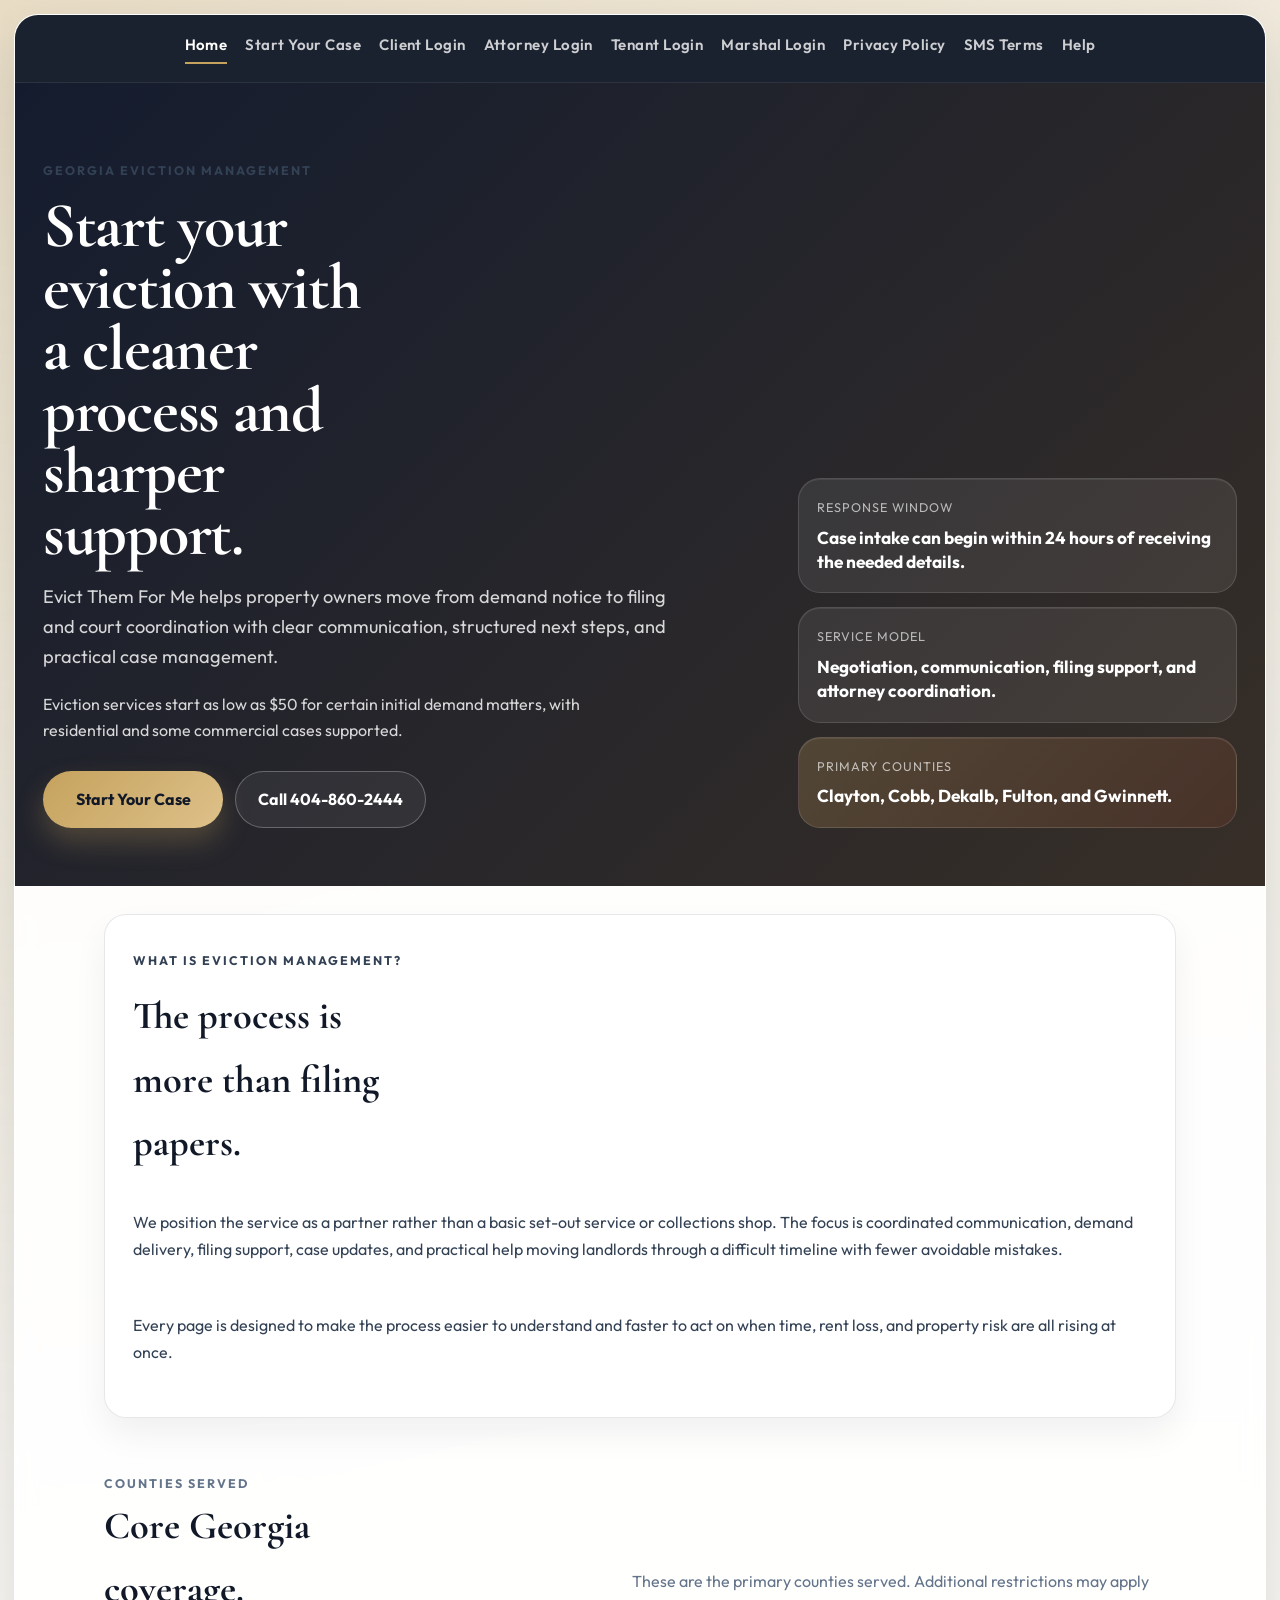
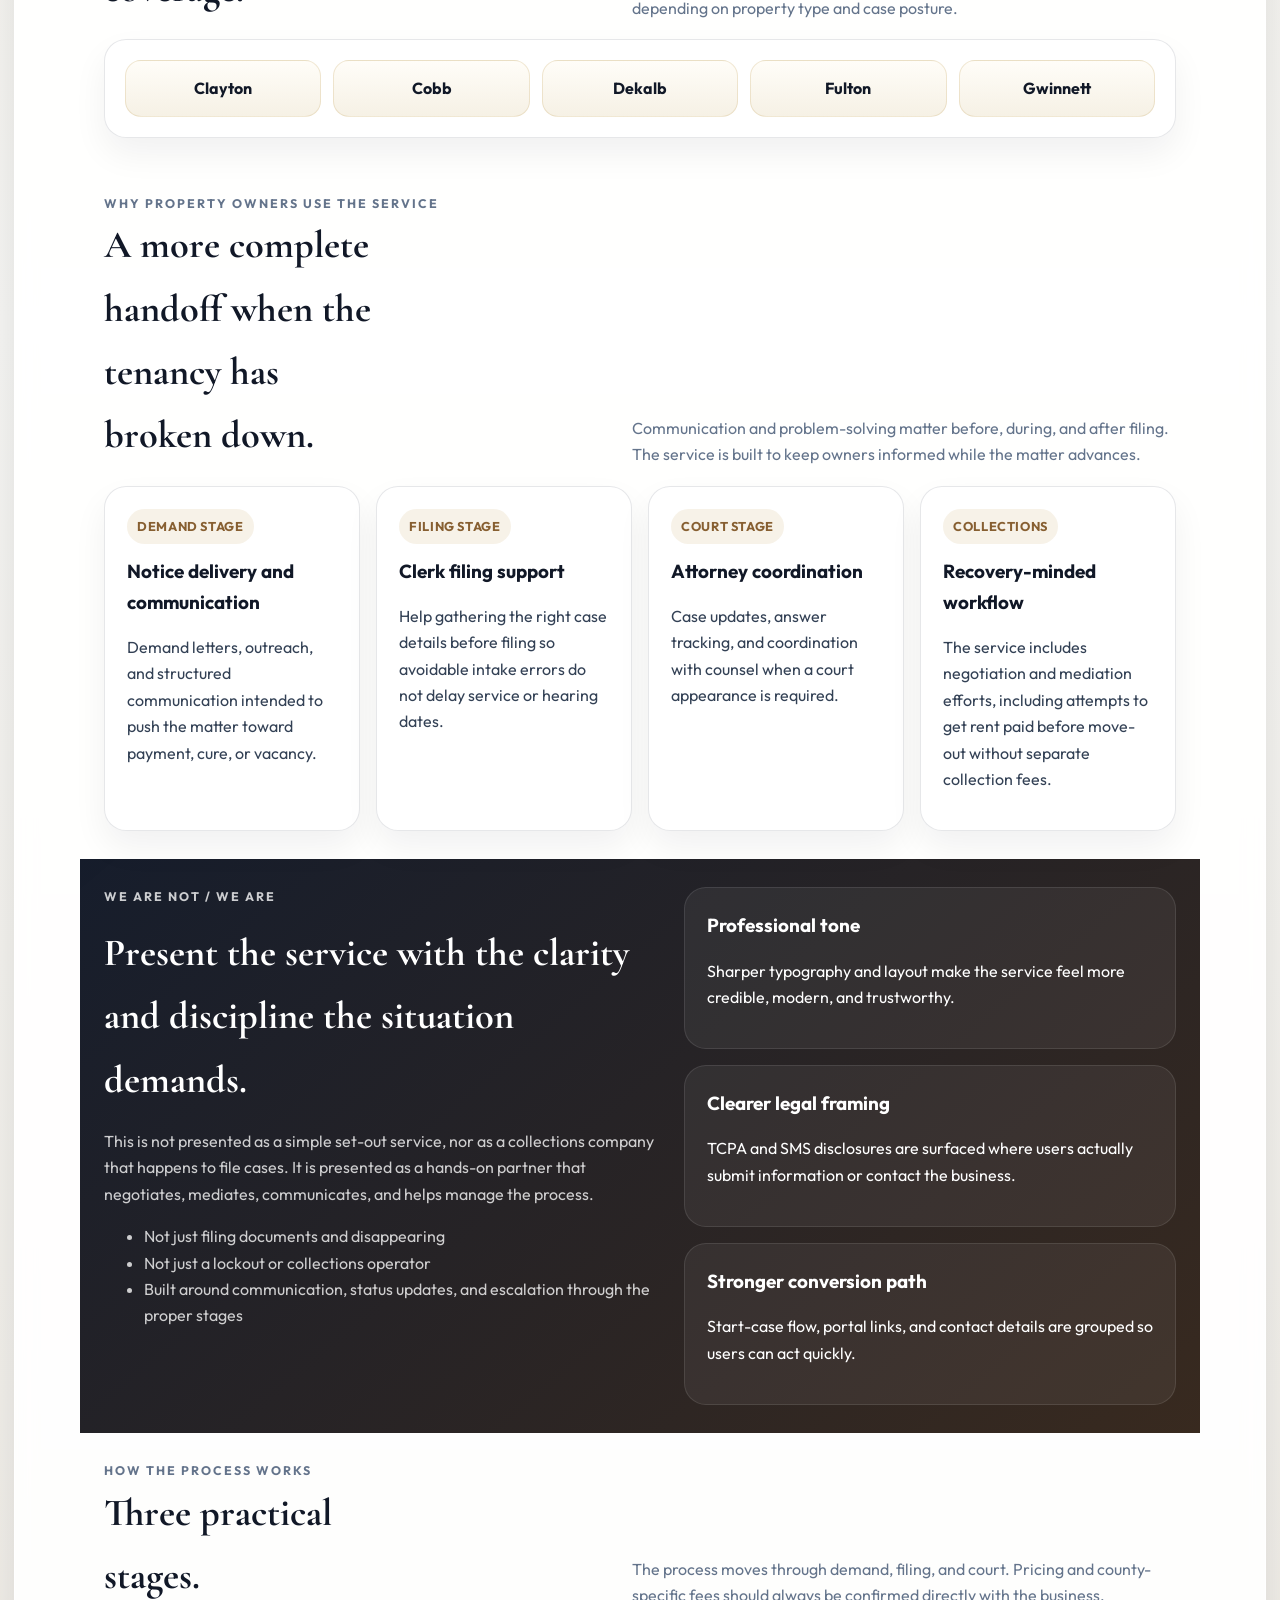
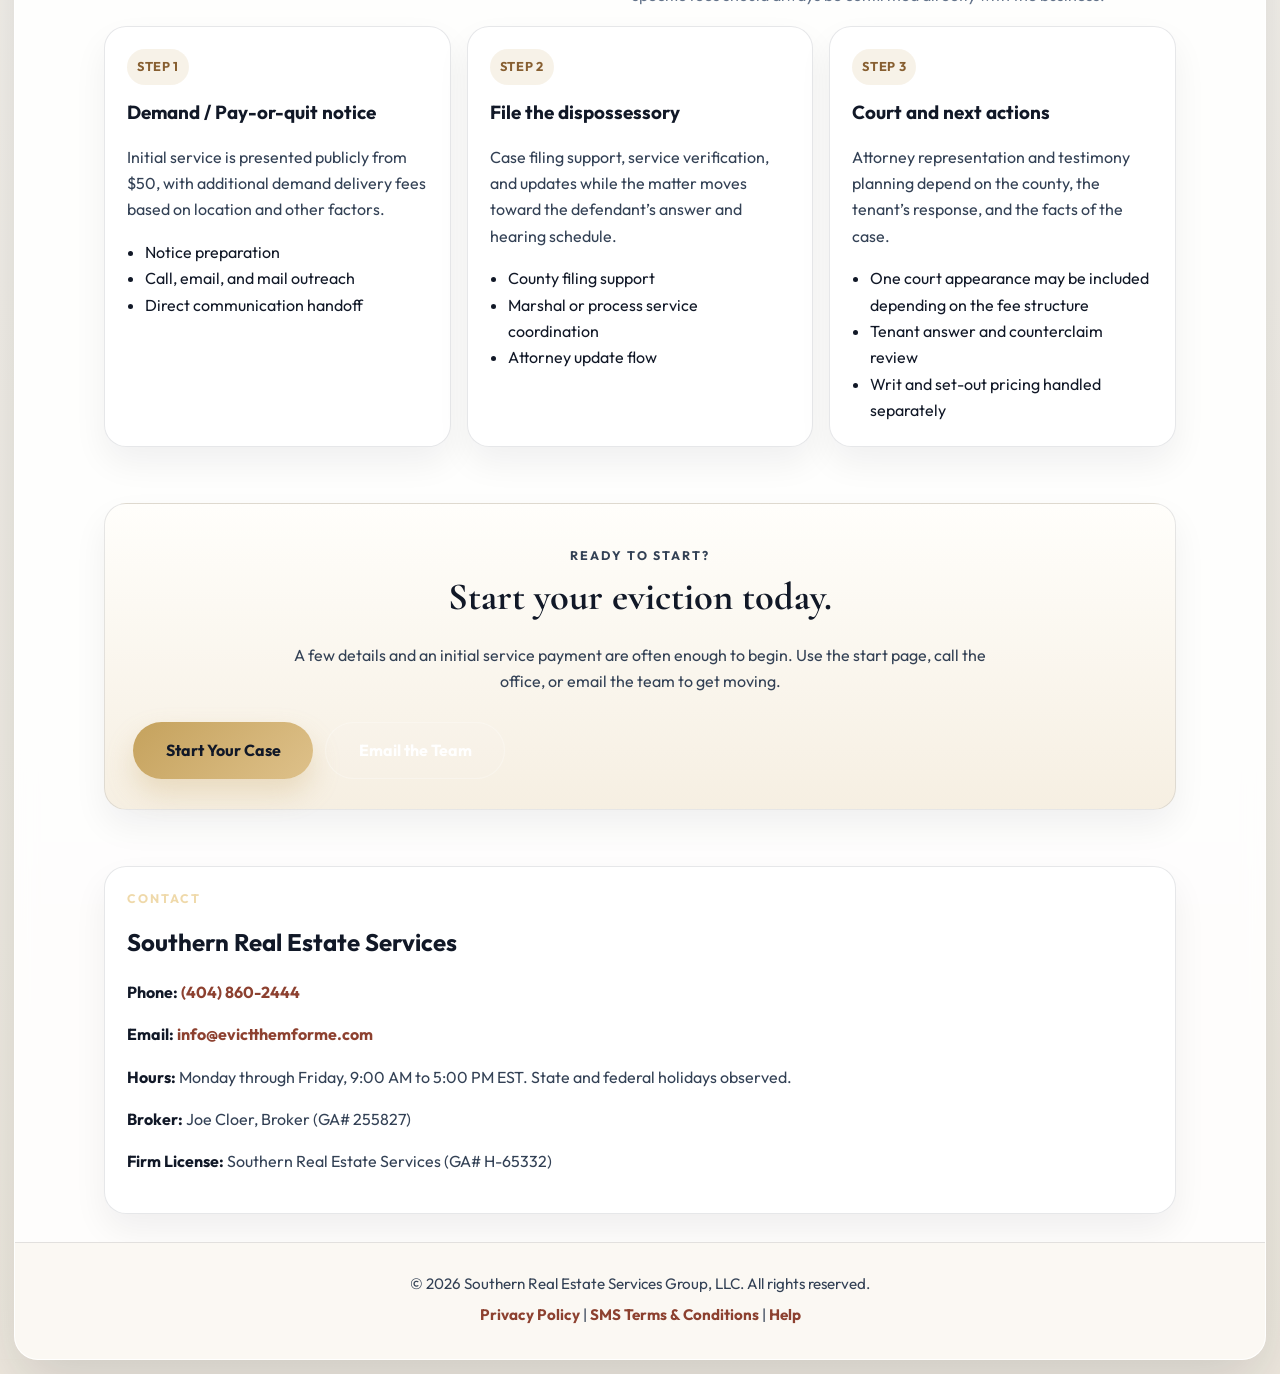
<file: index.html>
<!DOCTYPE html>
<html lang="en">
<head>
  <meta charset="UTF-8" />
  <meta name="viewport" content="width=device-width, initial-scale=1.0" />
  <title>Evict Them For Me | Georgia Eviction Management</title>
  <meta name="description" content="Evict Them For Me helps Georgia property owners start residential and commercial eviction matters with structured support, communication, and case management." />
  <link rel="stylesheet" href="styles.css" />
</head>
<body>
  <div class="page-shell">
    <nav>
      <a href="index.html" class="active">Home</a>
      <a href="quote.html">Start Your Case</a>
      <a href="https://www.evictthemforme.com/etfm-eviction-case-portal.html" target="_blank" rel="noopener">Client Login</a>
      <a href="https://www.evictthemforme.com/attorney-login.html" target="_blank" rel="noopener">Attorney Login</a>
      <a href="https://www.evictthemforme.com/tenant-login.html" target="_blank" rel="noopener">Tenant Login</a>
      <a href="https://www.evictthemforme.com/etfm-marshal-login.html" target="_blank" rel="noopener">Marshal Login</a>
      <a href="privacy-policy.html">Privacy Policy</a>
      <a href="sms-terms.html">SMS Terms</a>
      <a href="help.html">Help</a>
    </nav>

    <main>
      <section class="hero">
        <div class="hero-copy">
          <p class="eyebrow">Georgia Eviction Management</p>
          <h1>Start your eviction with a cleaner process and sharper support.</h1>
          <p class="hero-summary">
            Evict Them For Me helps property owners move from demand notice to filing and court coordination with clear communication,
            structured next steps, and practical case management.
          </p>
          <p class="hero-note">
            Eviction services start as low as $50 for certain initial demand matters, with residential and some commercial cases supported.
          </p>
          <div class="hero-actions">
            <a class="primary-btn" href="quote.html">Start Your Case</a>
            <a class="secondary-btn" href="tel:+14048602444">Call 404-860-2444</a>
          </div>
        </div>

        <div class="hero-panel" aria-label="Business highlights">
          <div class="card">
            <span>Response window</span>
            <strong>Case intake can begin within 24 hours of receiving the needed details.</strong>
          </div>
          <div class="card">
            <span>Service model</span>
            <strong>Negotiation, communication, filing support, and attorney coordination.</strong>
          </div>
          <div class="card accent">
            <span>Primary counties</span>
            <strong>Clayton, Cobb, Dekalb, Fulton, and Gwinnett.</strong>
          </div>
        </div>
      </section>

      <section class="section">
        <div class="story">
          <div>
            <p class="section-kicker">What Is Eviction Management?</p>
            <h2>The process is more than filing papers.</h2>
          </div>
          <p>
            We position the service as a partner rather than a basic set-out service or collections shop.
            The focus is coordinated communication, demand delivery, filing support, case updates, and practical help moving landlords
            through a difficult timeline with fewer avoidable mistakes.
          </p>
          <p>
            Every page is designed to make the process easier to understand and faster to act on when time, rent loss, and property risk are all rising at once.
          </p>
        </div>
      </section>

      <section class="section">
        <div class="section-heading">
          <div>
            <p class="section-kicker">Counties Served</p>
            <h2>Core Georgia coverage.</h2>
          </div>
          <p>
            These are the primary counties served. Additional restrictions may apply depending on property type and case posture.
          </p>
        </div>
        <div class="county-strip" aria-label="Counties served">
          <div>Clayton</div>
          <div>Cobb</div>
          <div>Dekalb</div>
          <div>Fulton</div>
          <div>Gwinnett</div>
        </div>
      </section>

      <section class="section">
        <div class="section-heading">
          <div>
            <p class="section-kicker">Why Property Owners Use The Service</p>
            <h2>A more complete handoff when the tenancy has broken down.</h2>
          </div>
          <p>
            Communication and problem-solving matter before, during, and after filing. The service is built to keep owners informed while the matter advances.
          </p>
        </div>
        <div class="services-grid">
          <article class="service-card">
            <span class="badge">Demand Stage</span>
            <h3>Notice delivery and communication</h3>
            <p>Demand letters, outreach, and structured communication intended to push the matter toward payment, cure, or vacancy.</p>
          </article>
          <article class="service-card">
            <span class="badge">Filing Stage</span>
            <h3>Clerk filing support</h3>
            <p>Help gathering the right case details before filing so avoidable intake errors do not delay service or hearing dates.</p>
          </article>
          <article class="service-card">
            <span class="badge">Court Stage</span>
            <h3>Attorney coordination</h3>
            <p>Case updates, answer tracking, and coordination with counsel when a court appearance is required.</p>
          </article>
          <article class="service-card">
            <span class="badge">Collections</span>
            <h3>Recovery-minded workflow</h3>
            <p>The service includes negotiation and mediation efforts, including attempts to get rent paid before move-out without separate collection fees.</p>
          </article>
        </div>
      </section>

      <section class="section feature-band">
        <div class="feature-wrap">
          <div>
            <p class="section-kicker">We Are Not / We Are</p>
            <h2 class="feature-heading">Present the service with the clarity and discipline the situation demands.</h2>
            <p>
              This is not presented as a simple set-out service, nor as a collections company that happens to file cases.
              It is presented as a hands-on partner that negotiates, mediates, communicates, and helps manage the process.
            </p>
            <ul>
              <li>Not just filing documents and disappearing</li>
              <li>Not just a lockout or collections operator</li>
              <li>Built around communication, status updates, and escalation through the proper stages</li>
            </ul>
          </div>
          <div class="highlights-grid">
            <article class="highlight-card">
              <h3>Professional tone</h3>
              <p>Sharper typography and layout make the service feel more credible, modern, and trustworthy.</p>
            </article>
            <article class="highlight-card">
              <h3>Clearer legal framing</h3>
              <p>TCPA and SMS disclosures are surfaced where users actually submit information or contact the business.</p>
            </article>
            <article class="highlight-card">
              <h3>Stronger conversion path</h3>
              <p>Start-case flow, portal links, and contact details are grouped so users can act quickly.</p>
            </article>
          </div>
        </div>
      </section>

      <section class="section">
        <div class="section-heading">
          <div>
            <p class="section-kicker">How The Process Works</p>
            <h2>Three practical stages.</h2>
          </div>
          <p>
            The process moves through demand, filing, and court. Pricing and county-specific fees should always be confirmed directly with the business.
          </p>
        </div>
        <div class="timeline-grid">
          <article class="timeline-card">
            <span class="badge">Step 1</span>
            <h3>Demand / Pay-or-quit notice</h3>
            <p>Initial service is presented publicly from $50, with additional demand delivery fees based on location and other factors.</p>
            <ul>
              <li>Notice preparation</li>
              <li>Call, email, and mail outreach</li>
              <li>Direct communication handoff</li>
            </ul>
          </article>
          <article class="timeline-card">
            <span class="badge">Step 2</span>
            <h3>File the dispossessory</h3>
            <p>Case filing support, service verification, and updates while the matter moves toward the defendant’s answer and hearing schedule.</p>
            <ul>
              <li>County filing support</li>
              <li>Marshal or process service coordination</li>
              <li>Attorney update flow</li>
            </ul>
          </article>
          <article class="timeline-card">
            <span class="badge">Step 3</span>
            <h3>Court and next actions</h3>
            <p>Attorney representation and testimony planning depend on the county, the tenant’s response, and the facts of the case.</p>
            <ul>
              <li>One court appearance may be included depending on the fee structure</li>
              <li>Tenant answer and counterclaim review</li>
              <li>Writ and set-out pricing handled separately</li>
            </ul>
          </article>
        </div>
      </section>

      <section class="section">
        <div class="cta-panel">
          <p class="section-kicker">Ready To Start?</p>
          <h2>Start your eviction today.</h2>
          <p>
            A few details and an initial service payment are often enough to begin. Use the start page, call the office, or email the team to get moving.
          </p>
          <div class="button-row">
            <a class="primary-btn" href="quote.html">Start Your Case</a>
            <a class="secondary-btn" href="mailto:info@evictthemforme.com">Email the Team</a>
          </div>
        </div>
      </section>

      <section class="section">
        <div class="contact-panel">
          <p class="section-kicker">Contact</p>
          <h2>Southern Real Estate Services</h2>
          <div class="contact-list">
            <p><strong>Phone:</strong> <a href="tel:+14048602444">(404) 860-2444</a></p>
            <p><strong>Email:</strong> <a href="mailto:info@evictthemforme.com">info@evictthemforme.com</a></p>
            <p><strong>Hours:</strong> Monday through Friday, 9:00 AM to 5:00 PM EST. State and federal holidays observed.</p>
            <p><strong>Broker:</strong> Joe Cloer, Broker (GA# 255827)</p>
            <p><strong>Firm License:</strong> Southern Real Estate Services (GA# H-65332)</p>
          </div>
        </div>
      </section>
    </main>

    <footer>
      <p>© <span id="year"></span> Southern Real Estate Services Group, LLC. All rights reserved.</p>
      <p>
        <a href="privacy-policy.html">Privacy Policy</a> |
        <a href="sms-terms.html">SMS Terms &amp; Conditions</a> |
        <a href="help.html">Help</a>
      </p>
    </footer>
  </div>

  <script>
    document.getElementById('year').textContent = new Date().getFullYear();
  </script>
</body>
</html>
</file>
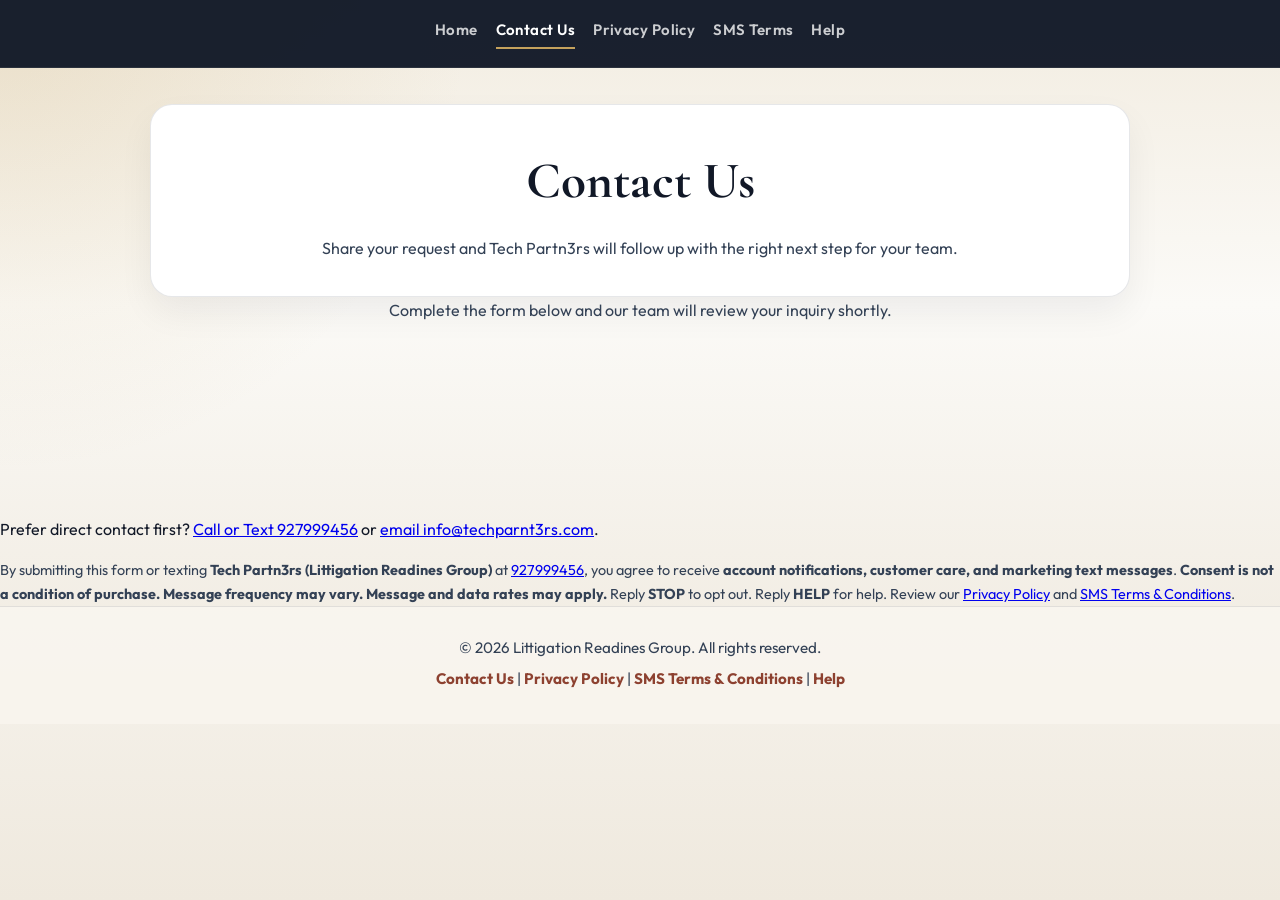
<file: contact-us.html>
<!DOCTYPE html>
<html lang="en">
<head>
  <meta charset="UTF-8" />
  <meta name="viewport" content="width=device-width, initial-scale=1.0" />
  <title>Contact Us | Tech Partn3rs</title>
  <meta name="description" content="Contact Tech Partn3rs to request technology advisory and operational support." />
  <link rel="stylesheet" href="styles.css">
</head>
<body>
  <div class="page-wrapper">
    <nav>
      <a href="index.html">Home</a>
      <a href="contact-us.html" class="active">Contact Us</a>
      <a href="privacy-policy.html">Privacy Policy</a>
      <a href="sms-terms.html">SMS Terms</a>
      <a href="help.html">Help</a>
    </nav>

    <section class="quote-header">
      <h1>Contact Us</h1>
      <p>Share your request and Tech Partn3rs will follow up with the right next step for your team.</p>
    </section>

    <main class="quote-embed-section">
      <p class="quote-subtext">
        Complete the form below and our team will review your inquiry shortly.
      </p>

      <div class="form-embed centered">
        <iframe
          src="https://form.jotform.com/260877990755173"
          title="Tech Partn3rs Contact Form"
          allow="geolocation; microphone; camera"
          frameborder="0"
          scrolling="yes"
        ></iframe>
      </div>

      <p class="quote-help">
        Prefer direct contact first?
        <a href="tel:927999456">Call or Text 927999456</a> or
        <a href="mailto:info@techparnt3rs.com">email info@techparnt3rs.com</a>.
      </p>

      <p class="compliance-note">
        By submitting this form or texting <strong>Tech Partn3rs (Littigation Readines Group)</strong> at
        <a href="tel:927999456">927999456</a>, you agree to receive <strong>account notifications, customer care,
        and marketing text messages</strong>. <strong>Consent is not a condition of purchase.</strong>
        <strong>Message frequency may vary.</strong> <strong>Message and data rates may apply.</strong>
        Reply <strong>STOP</strong> to opt out. Reply <strong>HELP</strong> for help. Review our
        <a href="privacy-policy.html">Privacy Policy</a> and
        <a href="sms-terms.html">SMS Terms &amp; Conditions</a>.
      </p>
    </main>

    <footer>
      <p>© <span id="year"></span> Littigation Readines Group. All rights reserved.</p>
      <p>
        <a href="contact-us.html">Contact Us</a> |
        <a href="privacy-policy.html">Privacy Policy</a> |
        <a href="sms-terms.html">SMS Terms &amp; Conditions</a> |
        <a href="help.html">Help</a>
      </p>
    </footer>
  </div>

  <script>
    document.getElementById('year').textContent = new Date().getFullYear();
  </script>
</body>
</html>
</file>
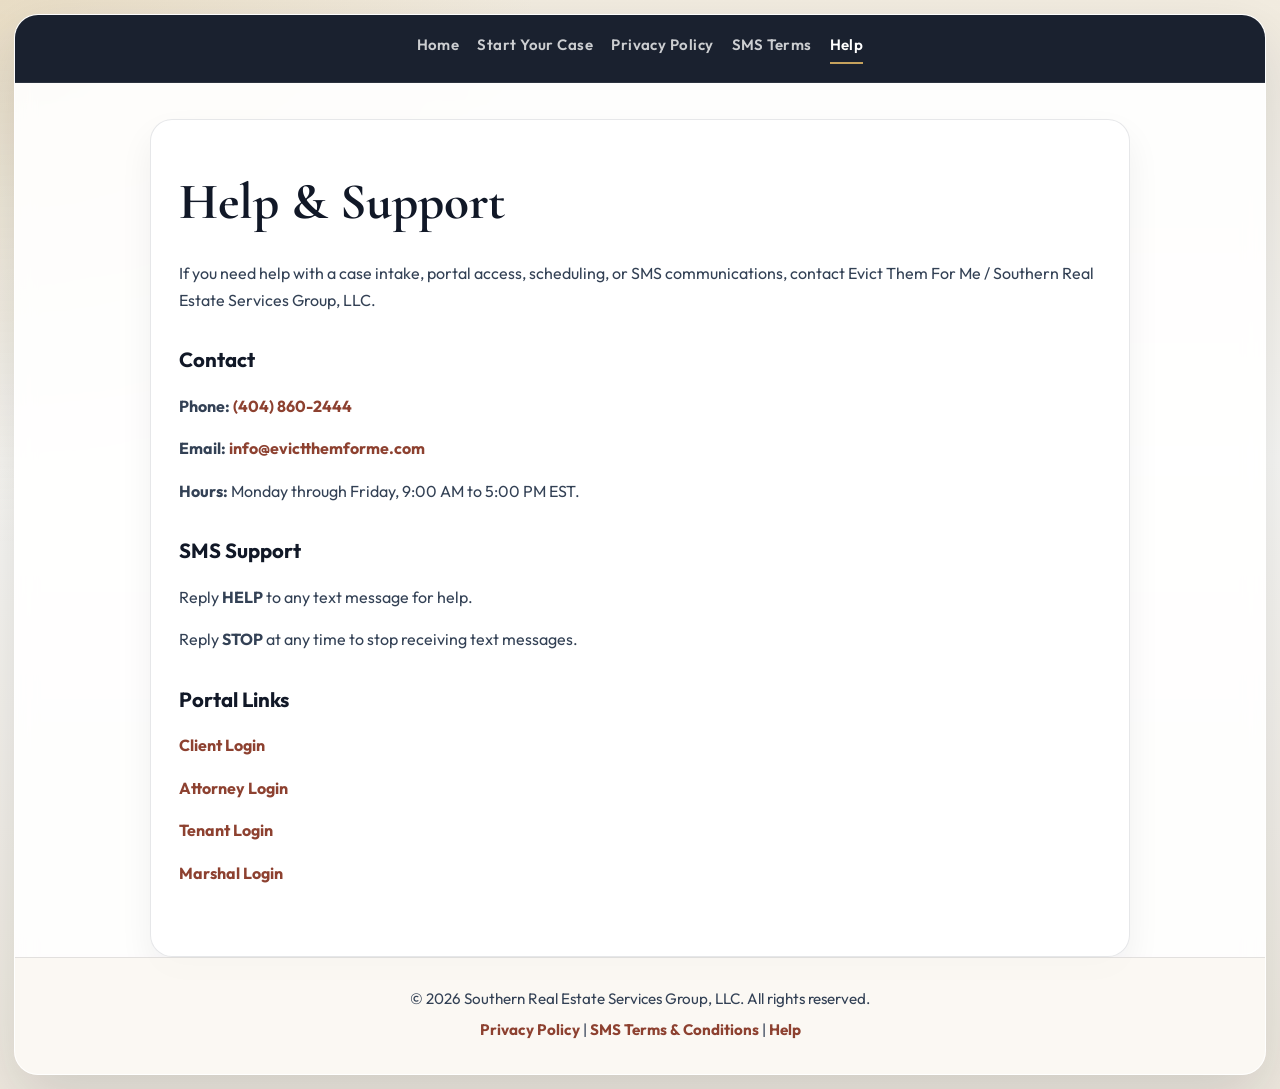
<file: help.html>
<!doctype html>
<html lang="en">
<head>
  <meta charset="utf-8" />
  <meta name="viewport" content="width=device-width, initial-scale=1" />
  <title>Help | Evict Them For Me</title>
  <meta name="description" content="Help and support contact information for Evict Them For Me and Southern Real Estate Services Group, LLC." />
  <link rel="stylesheet" href="styles.css" />
</head>
<body>
  <div class="page-shell">
    <nav>
      <a href="index.html">Home</a>
      <a href="quote.html">Start Your Case</a>
      <a href="privacy-policy.html">Privacy Policy</a>
      <a href="sms-terms.html">SMS Terms</a>
      <a href="help.html" class="active">Help</a>
    </nav>

    <main class="legal-page">
      <h1>Help &amp; Support</h1>
      <p>
        If you need help with a case intake, portal access, scheduling, or SMS communications, contact Evict Them For Me / Southern Real Estate Services Group, LLC.
      </p>

      <h2>Contact</h2>
      <p><strong>Phone:</strong> <a href="tel:+14048602444">(404) 860-2444</a></p>
      <p><strong>Email:</strong> <a href="mailto:info@evictthemforme.com">info@evictthemforme.com</a></p>
      <p><strong>Hours:</strong> Monday through Friday, 9:00 AM to 5:00 PM EST.</p>

      <h2>SMS Support</h2>
      <p>Reply <strong>HELP</strong> to any text message for help.</p>
      <p>Reply <strong>STOP</strong> at any time to stop receiving text messages.</p>

      <h2>Portal Links</h2>
      <p><a href="https://www.evictthemforme.com/etfm-eviction-case-portal.html" target="_blank" rel="noopener">Client Login</a></p>
      <p><a href="https://www.evictthemforme.com/attorney-login.html" target="_blank" rel="noopener">Attorney Login</a></p>
      <p><a href="https://www.evictthemforme.com/tenant-login.html" target="_blank" rel="noopener">Tenant Login</a></p>
      <p><a href="https://www.evictthemforme.com/etfm-marshal-login.html" target="_blank" rel="noopener">Marshal Login</a></p>
    </main>

    <footer>
      <p>© <span id="year"></span> Southern Real Estate Services Group, LLC. All rights reserved.</p>
      <p>
        <a href="privacy-policy.html">Privacy Policy</a> |
        <a href="sms-terms.html">SMS Terms &amp; Conditions</a> |
        <a href="help.html">Help</a>
      </p>
    </footer>
  </div>

  <script>
    document.getElementById('year').textContent = new Date().getFullYear();
  </script>
</body>
</html>
</file>
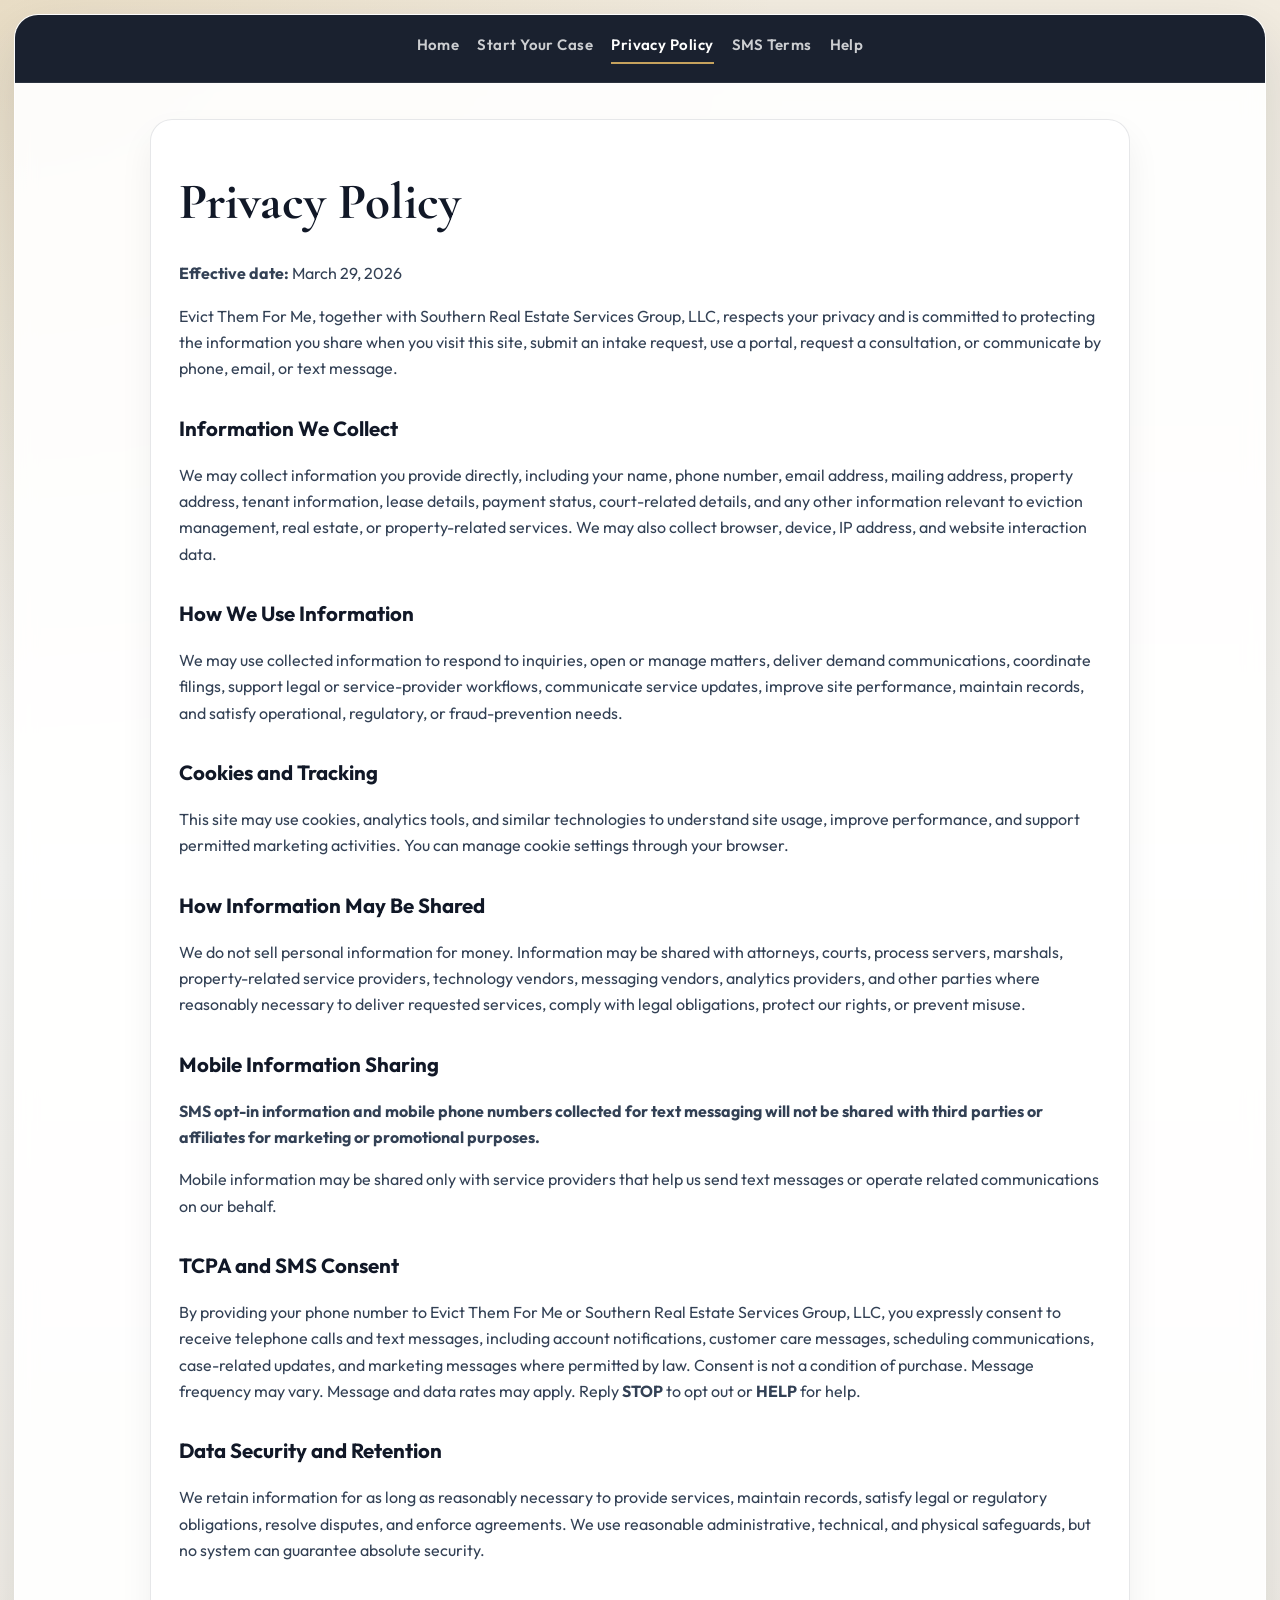
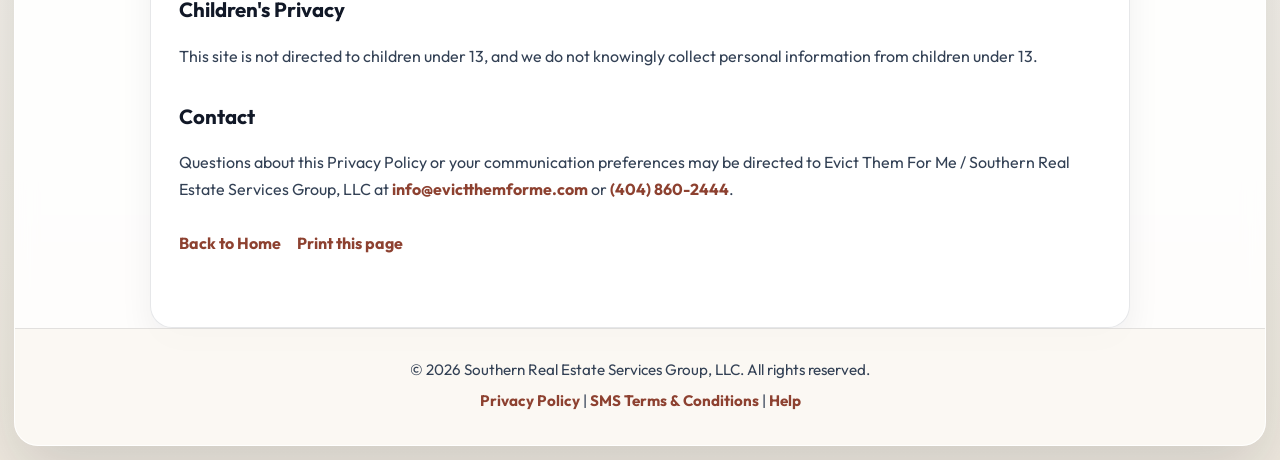
<file: privacy-policy.html>
<!DOCTYPE html>
<html lang="en">
<head>
  <meta charset="UTF-8" />
  <meta name="viewport" content="width=device-width, initial-scale=1.0" />
  <title>Privacy Policy | Evict Them For Me</title>
  <meta name="description" content="Privacy Policy and SMS consent disclosures for Evict Them For Me and Southern Real Estate Services Group, LLC." />
  <link rel="stylesheet" href="styles.css" />
</head>
<body>
  <div class="page-shell">
    <nav>
      <a href="index.html">Home</a>
      <a href="quote.html">Start Your Case</a>
      <a href="privacy-policy.html" class="active">Privacy Policy</a>
      <a href="sms-terms.html">SMS Terms</a>
      <a href="help.html">Help</a>
    </nav>

    <main class="legal-page">
      <h1>Privacy Policy</h1>
      <p><strong>Effective date:</strong> March 29, 2026</p>

      <p>
        Evict Them For Me, together with Southern Real Estate Services Group, LLC, respects your privacy and is committed to protecting
        the information you share when you visit this site, submit an intake request, use a portal, request a consultation, or communicate
        by phone, email, or text message.
      </p>

      <h2>Information We Collect</h2>
      <p>
        We may collect information you provide directly, including your name, phone number, email address, mailing address, property address,
        tenant information, lease details, payment status, court-related details, and any other information relevant to eviction management,
        real estate, or property-related services. We may also collect browser, device, IP address, and website interaction data.
      </p>

      <h2>How We Use Information</h2>
      <p>
        We may use collected information to respond to inquiries, open or manage matters, deliver demand communications, coordinate filings,
        support legal or service-provider workflows, communicate service updates, improve site performance, maintain records, and satisfy
        operational, regulatory, or fraud-prevention needs.
      </p>

      <h2>Cookies and Tracking</h2>
      <p>
        This site may use cookies, analytics tools, and similar technologies to understand site usage, improve performance, and support
        permitted marketing activities. You can manage cookie settings through your browser.
      </p>

      <h2>How Information May Be Shared</h2>
      <p>
        We do not sell personal information for money. Information may be shared with attorneys, courts, process servers, marshals, property-related
        service providers, technology vendors, messaging vendors, analytics providers, and other parties where reasonably necessary to deliver
        requested services, comply with legal obligations, protect our rights, or prevent misuse.
      </p>

      <h2>Mobile Information Sharing</h2>
      <p>
        <strong>SMS opt-in information and mobile phone numbers collected for text messaging will not be shared with third parties or affiliates for marketing or promotional purposes.</strong>
      </p>
      <p>
        Mobile information may be shared only with service providers that help us send text messages or operate related communications on our behalf.
      </p>

      <h2>TCPA and SMS Consent</h2>
      <p>
        By providing your phone number to Evict Them For Me or Southern Real Estate Services Group, LLC, you expressly consent to receive telephone calls
        and text messages, including account notifications, customer care messages, scheduling communications, case-related updates, and marketing messages
        where permitted by law. Consent is not a condition of purchase. Message frequency may vary. Message and data rates may apply.
        Reply <strong>STOP</strong> to opt out or <strong>HELP</strong> for help.
      </p>

      <h2>Data Security and Retention</h2>
      <p>
        We retain information for as long as reasonably necessary to provide services, maintain records, satisfy legal or regulatory obligations,
        resolve disputes, and enforce agreements. We use reasonable administrative, technical, and physical safeguards, but no system can guarantee absolute security.
      </p>

      <h2>Children's Privacy</h2>
      <p>
        This site is not directed to children under 13, and we do not knowingly collect personal information from children under 13.
      </p>

      <h2>Contact</h2>
      <p>
        Questions about this Privacy Policy or your communication preferences may be directed to Evict Them For Me / Southern Real Estate Services Group, LLC at
        <a href="mailto:info@evictthemforme.com">info@evictthemforme.com</a> or
        <a href="tel:+14048602444">(404) 860-2444</a>.
      </p>

      <p class="legal-actions">
        <a class="print-link" href="index.html">Back to Home</a>
        <a class="print-link" href="#" onclick="window.print(); return false;">Print this page</a>
      </p>
    </main>

    <footer>
      <p>© <span id="year"></span> Southern Real Estate Services Group, LLC. All rights reserved.</p>
      <p>
        <a href="privacy-policy.html">Privacy Policy</a> |
        <a href="sms-terms.html">SMS Terms &amp; Conditions</a> |
        <a href="help.html">Help</a>
      </p>
    </footer>
  </div>

  <script>
    document.getElementById('year').textContent = new Date().getFullYear();
  </script>
</body>
</html>
</file>
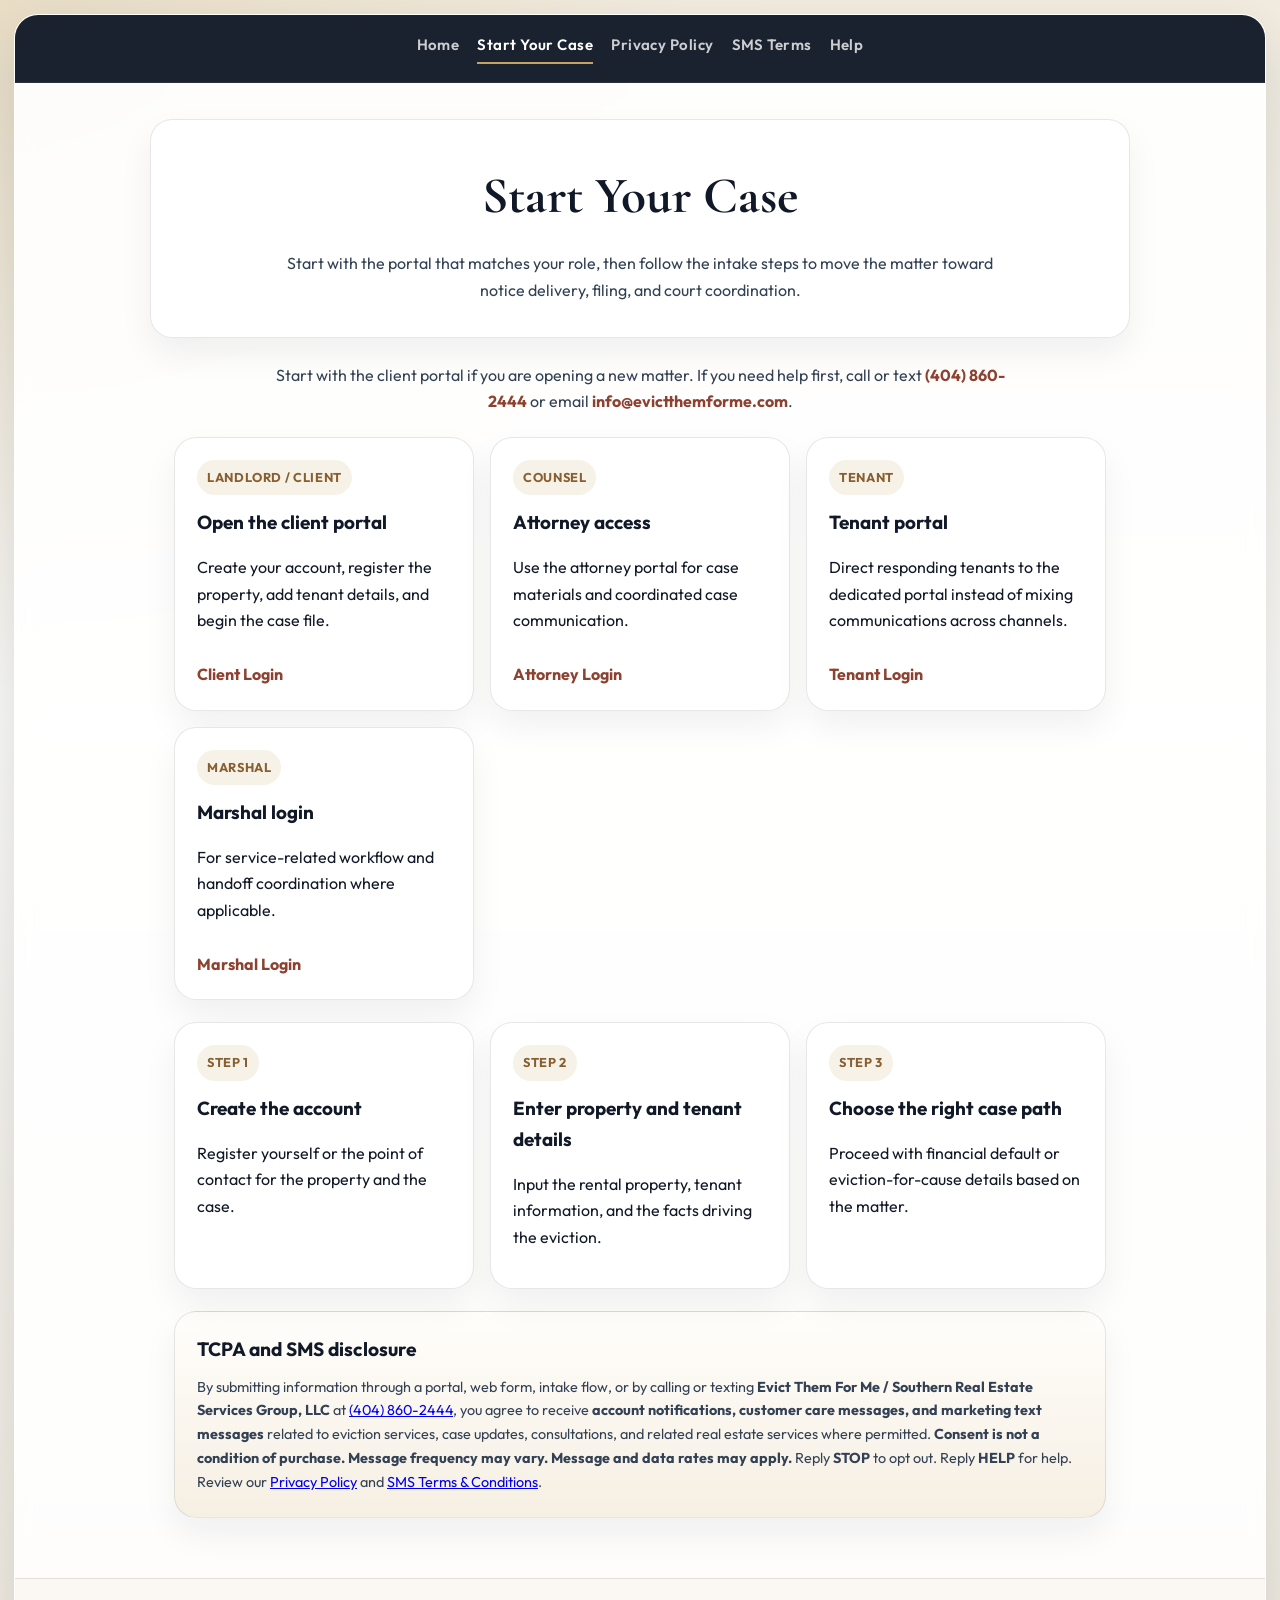
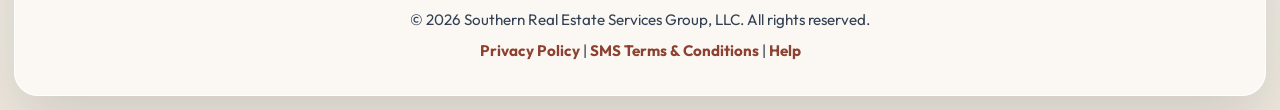
<file: quote.html>
<!DOCTYPE html>
<html lang="en">
<head>
  <meta charset="UTF-8" />
  <meta name="viewport" content="width=device-width, initial-scale=1.0" />
  <title>Start Your Case | Evict Them For Me</title>
  <meta name="description" content="Start an eviction case with Evict Them For Me and access the appropriate portal or contact path for your role." />
  <link rel="stylesheet" href="styles.css" />
</head>
<body>
  <div class="page-shell">
    <nav>
      <a href="index.html">Home</a>
      <a href="quote.html" class="active">Start Your Case</a>
      <a href="privacy-policy.html">Privacy Policy</a>
      <a href="sms-terms.html">SMS Terms</a>
      <a href="help.html">Help</a>
    </nav>

    <section class="quote-header">
      <h1>Start Your Case</h1>
      <p>
        Start with the portal that matches your role, then follow the intake steps to move the matter toward notice delivery, filing, and court coordination.
      </p>
    </section>

    <main class="quote-page">
      <p class="quote-subtext">
        Start with the client portal if you are opening a new matter. If you need help first, call or text
        <a href="tel:+14048602444">(404) 860-2444</a> or email
        <a href="mailto:info@evictthemforme.com">info@evictthemforme.com</a>.
      </p>

      <section class="portal-grid">
        <article class="link-card">
          <span class="badge">Landlord / Client</span>
          <h3>Open the client portal</h3>
          <p>Create your account, register the property, add tenant details, and begin the case file.</p>
          <a href="https://www.evictthemforme.com/etfm-eviction-case-portal.html" target="_blank" rel="noopener">Client Login</a>
        </article>
        <article class="link-card">
          <span class="badge">Counsel</span>
          <h3>Attorney access</h3>
          <p>Use the attorney portal for case materials and coordinated case communication.</p>
          <a href="https://www.evictthemforme.com/attorney-login.html" target="_blank" rel="noopener">Attorney Login</a>
        </article>
        <article class="link-card">
          <span class="badge">Tenant</span>
          <h3>Tenant portal</h3>
          <p>Direct responding tenants to the dedicated portal instead of mixing communications across channels.</p>
          <a href="https://www.evictthemforme.com/tenant-login.html" target="_blank" rel="noopener">Tenant Login</a>
        </article>
        <article class="link-card">
          <span class="badge">Marshal</span>
          <h3>Marshal login</h3>
          <p>For service-related workflow and handoff coordination where applicable.</p>
          <a href="https://www.evictthemforme.com/etfm-marshal-login.html" target="_blank" rel="noopener">Marshal Login</a>
        </article>
      </section>

      <section class="portal-grid">
        <article class="link-card">
          <span class="badge">Step 1</span>
          <h3>Create the account</h3>
          <p>Register yourself or the point of contact for the property and the case.</p>
        </article>
        <article class="link-card">
          <span class="badge">Step 2</span>
          <h3>Enter property and tenant details</h3>
          <p>Input the rental property, tenant information, and the facts driving the eviction.</p>
        </article>
        <article class="link-card">
          <span class="badge">Step 3</span>
          <h3>Choose the right case path</h3>
          <p>Proceed with financial default or eviction-for-cause details based on the matter.</p>
        </article>
      </section>

      <section class="consent-box">
        <h2>TCPA and SMS disclosure</h2>
        <p class="compliance-note">
          By submitting information through a portal, web form, intake flow, or by calling or texting
          <strong>Evict Them For Me / Southern Real Estate Services Group, LLC</strong> at
          <a href="tel:+14048602444">(404) 860-2444</a>, you agree to receive
          <strong>account notifications, customer care messages, and marketing text messages</strong>
          related to eviction services, case updates, consultations, and related real estate services where permitted.
          <strong>Consent is not a condition of purchase.</strong>
          <strong>Message frequency may vary.</strong>
          <strong>Message and data rates may apply.</strong>
          Reply <strong>STOP</strong> to opt out. Reply <strong>HELP</strong> for help.
          Review our <a href="privacy-policy.html">Privacy Policy</a> and
          <a href="sms-terms.html">SMS Terms &amp; Conditions</a>.
        </p>
      </section>
    </main>

    <footer>
      <p>© <span id="year"></span> Southern Real Estate Services Group, LLC. All rights reserved.</p>
      <p>
        <a href="privacy-policy.html">Privacy Policy</a> |
        <a href="sms-terms.html">SMS Terms &amp; Conditions</a> |
        <a href="help.html">Help</a>
      </p>
    </footer>
  </div>

  <script>
    document.getElementById('year').textContent = new Date().getFullYear();
  </script>
</body>
</html>
</file>
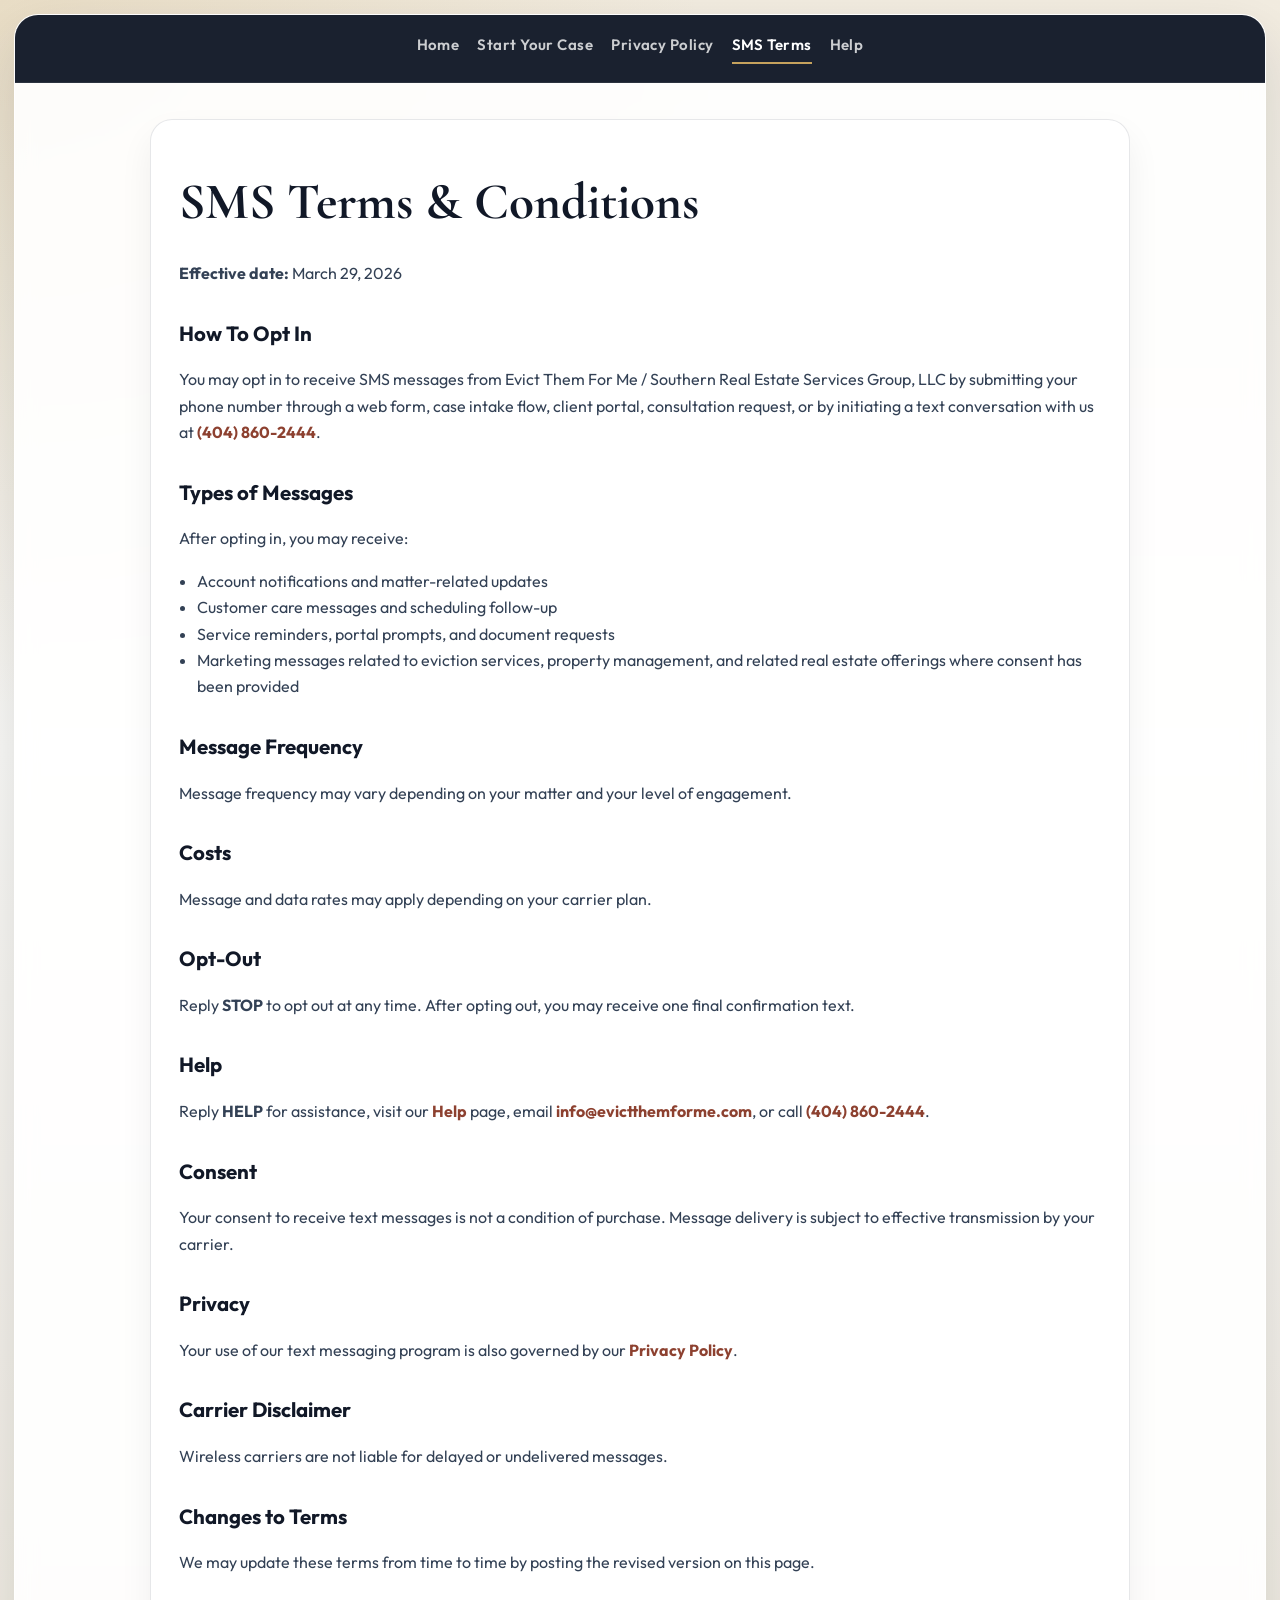
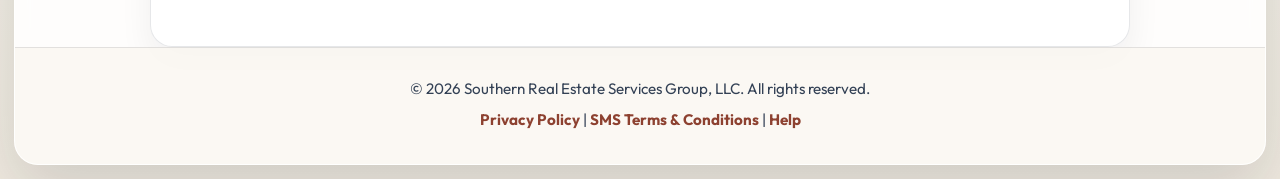
<file: sms-terms.html>
<!doctype html>
<html lang="en">
<head>
  <meta charset="utf-8" />
  <meta name="viewport" content="width=device-width, initial-scale=1" />
  <title>SMS Terms &amp; Conditions | Evict Them For Me</title>
  <meta name="description" content="SMS Terms & Conditions for Evict Them For Me and Southern Real Estate Services Group, LLC." />
  <link rel="stylesheet" href="styles.css" />
</head>
<body>
  <div class="page-shell">
    <nav>
      <a href="index.html">Home</a>
      <a href="quote.html">Start Your Case</a>
      <a href="privacy-policy.html">Privacy Policy</a>
      <a href="sms-terms.html" class="active">SMS Terms</a>
      <a href="help.html">Help</a>
    </nav>

    <main class="legal-page">
      <h1>SMS Terms &amp; Conditions</h1>
      <p><strong>Effective date:</strong> March 29, 2026</p>

      <h2>How To Opt In</h2>
      <p>
        You may opt in to receive SMS messages from Evict Them For Me / Southern Real Estate Services Group, LLC by submitting your phone number
        through a web form, case intake flow, client portal, consultation request, or by initiating a text conversation with us at
        <a href="tel:+14048602444">(404) 860-2444</a>.
      </p>

      <h2>Types of Messages</h2>
      <p>After opting in, you may receive:</p>
      <ul>
        <li>Account notifications and matter-related updates</li>
        <li>Customer care messages and scheduling follow-up</li>
        <li>Service reminders, portal prompts, and document requests</li>
        <li>Marketing messages related to eviction services, property management, and related real estate offerings where consent has been provided</li>
      </ul>

      <h2>Message Frequency</h2>
      <p>Message frequency may vary depending on your matter and your level of engagement.</p>

      <h2>Costs</h2>
      <p>Message and data rates may apply depending on your carrier plan.</p>

      <h2>Opt-Out</h2>
      <p>
        Reply <strong>STOP</strong> to opt out at any time. After opting out, you may receive one final confirmation text.
      </p>

      <h2>Help</h2>
      <p>
        Reply <strong>HELP</strong> for assistance, visit our <a href="help.html">Help</a> page, email
        <a href="mailto:info@evictthemforme.com">info@evictthemforme.com</a>, or call
        <a href="tel:+14048602444">(404) 860-2444</a>.
      </p>

      <h2>Consent</h2>
      <p>
        Your consent to receive text messages is not a condition of purchase. Message delivery is subject to effective transmission by your carrier.
      </p>

      <h2>Privacy</h2>
      <p>
        Your use of our text messaging program is also governed by our <a href="privacy-policy.html">Privacy Policy</a>.
      </p>

      <h2>Carrier Disclaimer</h2>
      <p>Wireless carriers are not liable for delayed or undelivered messages.</p>

      <h2>Changes to Terms</h2>
      <p>We may update these terms from time to time by posting the revised version on this page.</p>
    </main>

    <footer>
      <p>© <span id="year"></span> Southern Real Estate Services Group, LLC. All rights reserved.</p>
      <p>
        <a href="privacy-policy.html">Privacy Policy</a> |
        <a href="sms-terms.html">SMS Terms &amp; Conditions</a> |
        <a href="help.html">Help</a>
      </p>
    </footer>
  </div>

  <script>
    document.getElementById('year').textContent = new Date().getFullYear();
  </script>
</body>
</html>
</file>
<file: styles.css>
@import url('https://fonts.googleapis.com/css2?family=Outfit:wght@400;500;600;700;800&family=Cormorant+Garamond:wght@600;700&display=swap');

:root {
  --ink: #111827;
  --ink-soft: #334155;
  --ink-muted: #64748b;
  --paper: #f5f1e8;
  --paper-bright: #fcfbf7;
  --white: #ffffff;
  --gold: #c5a25d;
  --gold-deep: #9c7b3f;
  --bronze: #875f31;
  --redwood: #8d4130;
  --line: rgba(17, 24, 39, 0.1);
  --shadow: 0 24px 60px rgba(15, 23, 42, 0.14);
}

* {
  box-sizing: border-box;
}

html,
body {
  margin: 0;
  padding: 0;
  min-height: 100%;
  color: var(--ink);
  font-family: 'Outfit', 'Segoe UI', sans-serif;
  background:
    radial-gradient(circle at top left, rgba(197, 162, 93, 0.2), transparent 32%),
    linear-gradient(180deg, #f2ece0 0%, #fbfaf7 42%, #efe9de 100%);
}

body {
  line-height: 1.65;
}

.page-shell {
  min-height: 100vh;
  margin: 14px;
  border-radius: 24px;
  overflow: hidden;
  background: rgba(255, 255, 255, 0.9);
  border: 1px solid rgba(255, 255, 255, 0.7);
  backdrop-filter: blur(10px);
  box-shadow: var(--shadow);
}

nav {
  display: flex;
  flex-wrap: wrap;
  align-items: center;
  justify-content: center;
  gap: 12px 18px;
  padding: 18px 24px;
  background: rgba(17, 24, 39, 0.96);
  border-bottom: 1px solid rgba(255, 255, 255, 0.08);
}

nav a {
  color: rgba(255, 255, 255, 0.78);
  text-decoration: none;
  font-size: 0.94rem;
  font-weight: 600;
  letter-spacing: 0.03em;
  border-bottom: 2px solid transparent;
  padding-bottom: 4px;
  transition: color 0.2s ease, border-color 0.2s ease;
}

nav a:hover,
nav a.active {
  color: var(--white);
  border-bottom-color: var(--gold);
}

.hero {
  display: grid;
  grid-template-columns: minmax(0, 1.25fr) minmax(290px, 0.75fr);
  gap: 24px;
  padding: 78px 28px 58px;
  color: var(--white);
  background:
    linear-gradient(135deg, rgba(15, 23, 42, 0.98), rgba(43, 34, 26, 0.94)),
    radial-gradient(circle at top right, rgba(197, 162, 93, 0.22), transparent 32%);
}

.eyebrow,
.section-kicker {
  margin: 0 0 14px;
  text-transform: uppercase;
  letter-spacing: 0.16em;
  font-size: 0.78rem;
  font-weight: 700;
  color: #efd9aa;
}

h1,
h2,
h3 {
  margin: 0;
}

.hero h1,
.legal-page h1,
.quote-header h1,
.feature-heading {
  font-family: 'Cormorant Garamond', Georgia, serif;
}

.hero h1 {
  max-width: 11ch;
  font-size: clamp(2.8rem, 5vw, 4.7rem);
  line-height: 0.96;
  letter-spacing: -0.02em;
}

.hero-copy p,
.card p,
.story p,
.service-card p,
.timeline-card p,
.highlight-card p,
.quote-subtext,
.compliance-note,
.contact-list,
.legal-page p,
.legal-page li,
footer {
  color: var(--ink-soft);
}

.hero-copy .hero-summary,
.hero-copy .hero-note {
  color: rgba(255, 255, 255, 0.82);
}

.hero-summary {
  margin-top: 18px;
  max-width: 40rem;
  font-size: clamp(1rem, 2vw, 1.14rem);
}

.hero-note {
  margin: 16px 0 0;
  max-width: 34rem;
}

.hero-actions,
.button-row {
  display: flex;
  flex-wrap: wrap;
  gap: 12px;
  margin-top: 28px;
}

.primary-btn,
.secondary-btn,
.ghost-btn {
  display: inline-flex;
  align-items: center;
  justify-content: center;
  min-width: 180px;
  padding: 14px 22px;
  border-radius: 999px;
  text-decoration: none;
  font-weight: 700;
  transition: transform 0.2s ease, box-shadow 0.2s ease, background 0.2s ease;
}

.primary-btn {
  color: var(--ink);
  background: linear-gradient(135deg, var(--gold), #dec18a);
  box-shadow: 0 14px 28px rgba(197, 162, 93, 0.28);
}

.secondary-btn,
.ghost-btn {
  color: var(--white);
  background: rgba(255, 255, 255, 0.06);
  border: 1px solid rgba(255, 255, 255, 0.26);
}

.primary-btn:hover,
.secondary-btn:hover,
.ghost-btn:hover,
.card:hover,
.service-card:hover,
.timeline-card:hover,
.highlight-card:hover,
.link-card:hover {
  transform: translateY(-2px);
}

.hero-panel {
  display: grid;
  gap: 14px;
  align-self: end;
}

.card,
.service-card,
.timeline-card,
.highlight-card,
.quote-header,
.link-card,
.consent-box,
.story,
.county-strip,
.contact-panel,
.legal-page,
.cta-panel {
  background: var(--white);
  border: 1px solid var(--line);
  border-radius: 22px;
  box-shadow: 0 16px 34px rgba(15, 23, 42, 0.06);
}

.card {
  padding: 18px;
  background: rgba(255, 255, 255, 0.08);
  border-color: rgba(255, 255, 255, 0.12);
  box-shadow: inset 0 1px 0 rgba(255, 255, 255, 0.08);
}

.card span {
  display: block;
  font-size: 0.79rem;
  text-transform: uppercase;
  letter-spacing: 0.08em;
  color: rgba(255, 255, 255, 0.65);
}

.card strong {
  display: block;
  margin-top: 8px;
  color: var(--white);
  font-size: 1.08rem;
  line-height: 1.4;
}

.card.accent {
  background: linear-gradient(135deg, rgba(197, 162, 93, 0.24), rgba(141, 65, 48, 0.22));
}

.section {
  max-width: 1120px;
  margin: 0 auto;
  padding: 28px 24px;
}

.story {
  padding: 36px 28px;
  display: grid;
  gap: 18px;
}

.story h2,
.section-heading h2,
.quote-header h1,
.legal-page h1 {
  font-family: 'Cormorant Garamond', Georgia, serif;
}

.story h2,
.section-heading h2 {
  font-size: clamp(2rem, 3vw, 3rem);
  max-width: 16ch;
}

.section-heading {
  display: flex;
  justify-content: space-between;
  gap: 24px;
  align-items: end;
  margin-bottom: 18px;
}

.section-heading p {
  max-width: 34rem;
  margin: 0;
  color: var(--ink-muted);
}

.county-strip {
  display: grid;
  grid-template-columns: repeat(auto-fit, minmax(150px, 1fr));
  gap: 12px;
  padding: 20px;
}

.county-strip div {
  padding: 14px 16px;
  border-radius: 16px;
  background: linear-gradient(180deg, #fffdf8, #f6f1e5);
  border: 1px solid rgba(197, 162, 93, 0.24);
  text-align: center;
  font-weight: 700;
}

.services-grid,
.timeline-grid,
.highlights-grid,
.portal-grid {
  display: grid;
  grid-template-columns: repeat(auto-fit, minmax(240px, 1fr));
  gap: 16px;
}

.service-card,
.timeline-card,
.highlight-card,
.link-card {
  padding: 22px;
}

.service-card h3,
.timeline-card h3,
.highlight-card h3,
.link-card h3 {
  font-size: 1.18rem;
  margin-bottom: 10px;
}

.badge {
  display: inline-flex;
  margin-bottom: 12px;
  padding: 7px 10px;
  border-radius: 999px;
  background: rgba(197, 162, 93, 0.14);
  color: var(--bronze);
  font-size: 0.8rem;
  font-weight: 700;
  letter-spacing: 0.05em;
  text-transform: uppercase;
}

.service-card ul,
.timeline-card ul,
.legal-page ul {
  margin: 12px 0 0;
  padding-left: 18px;
}

.feature-band {
  background:
    linear-gradient(140deg, rgba(17, 24, 39, 0.98), rgba(48, 33, 22, 0.96));
  color: var(--white);
}

.feature-wrap {
  display: grid;
  grid-template-columns: minmax(0, 1fr) minmax(280px, 0.88fr);
  gap: 20px;
  align-items: start;
}

.feature-wrap p,
.feature-wrap li {
  color: rgba(255, 255, 255, 0.78);
}

.feature-heading {
  font-size: clamp(2rem, 3vw, 3rem);
}

.highlight-card {
  background: rgba(255, 255, 255, 0.06);
  border-color: rgba(255, 255, 255, 0.1);
  box-shadow: none;
}

.highlight-card p,
.highlight-card h3 {
  color: var(--white);
}

.cta-panel {
  padding: 30px 28px;
  text-align: center;
  background: linear-gradient(180deg, #fffefb, #f6efe2);
}

.cta-panel h2 {
  font-family: 'Cormorant Garamond', Georgia, serif;
  font-size: clamp(2rem, 3vw, 3rem);
}

.cta-panel p {
  max-width: 44rem;
  margin: 12px auto 0;
  color: var(--ink-soft);
}

.contact-panel {
  padding: 22px;
}

.contact-list {
  margin: 14px 0 0;
}

.contact-list strong {
  color: var(--ink);
}

.contact-list a,
.quote-subtext a,
.link-card a,
.legal-page a,
footer a {
  color: var(--redwood);
  text-decoration: none;
  font-weight: 700;
}

.quote-header {
  max-width: 980px;
  margin: 36px auto 0;
  padding: 34px 24px;
  text-align: center;
}

.quote-header h1 {
  font-size: clamp(2.2rem, 4vw, 3.2rem);
}

.quote-header p {
  max-width: 46rem;
  margin: 12px auto 0;
  color: var(--ink-soft);
}

.quote-page {
  max-width: 980px;
  margin: 0 auto;
  padding: 24px 24px 60px;
}

.quote-subtext {
  text-align: center;
  max-width: 46rem;
  margin: 0 auto 20px;
}

.portal-grid {
  margin-top: 22px;
}

.link-card a {
  display: inline-flex;
  margin-top: 12px;
}

.consent-box {
  margin-top: 22px;
  padding: 22px;
  background: linear-gradient(180deg, #fffefb, #f6efe3);
}

.consent-box h2 {
  font-size: 1.2rem;
  margin-bottom: 10px;
}

.compliance-note {
  margin: 0;
  font-size: 0.9rem;
}

.legal-page {
  max-width: 980px;
  margin: 36px auto 0;
  padding: 40px 28px 54px;
}

.legal-page h1 {
  font-size: clamp(2.2rem, 4vw, 3.2rem);
  margin-bottom: 10px;
}

.legal-page h2 {
  margin-top: 30px;
  font-size: 1.28rem;
}

.legal-actions {
  display: flex;
  flex-wrap: wrap;
  gap: 16px;
  margin-top: 28px;
}

.print-link {
  color: var(--redwood);
  text-decoration: none;
  font-weight: 700;
}

footer {
  padding: 22px 24px 26px;
  text-align: center;
  font-size: 0.95rem;
  border-top: 1px solid var(--line);
  background: rgba(250, 247, 241, 0.82);
}

footer p {
  margin: 6px 0;
}

@media print {
  nav,
  footer,
  .legal-actions {
    display: none !important;
  }

  body {
    background: #fff;
  }

  .page-shell {
    margin: 0;
    border: 0;
    border-radius: 0;
    box-shadow: none;
  }

  .legal-page {
    margin: 0;
    max-width: 100%;
    box-shadow: none;
    border: 0;
  }
}

@media (max-width: 860px) {
  .page-shell {
    margin: 8px;
    border-radius: 18px;
  }

  .hero,
  .feature-wrap {
    grid-template-columns: 1fr;
  }

  .hero {
    padding: 60px 20px 40px;
  }

  .section,
  .quote-page {
    padding-left: 18px;
    padding-right: 18px;
  }

  .section-heading {
    flex-direction: column;
    align-items: start;
  }

  .quote-header,
  .legal-page {
    margin-left: 18px;
    margin-right: 18px;
  }
}
</file>
